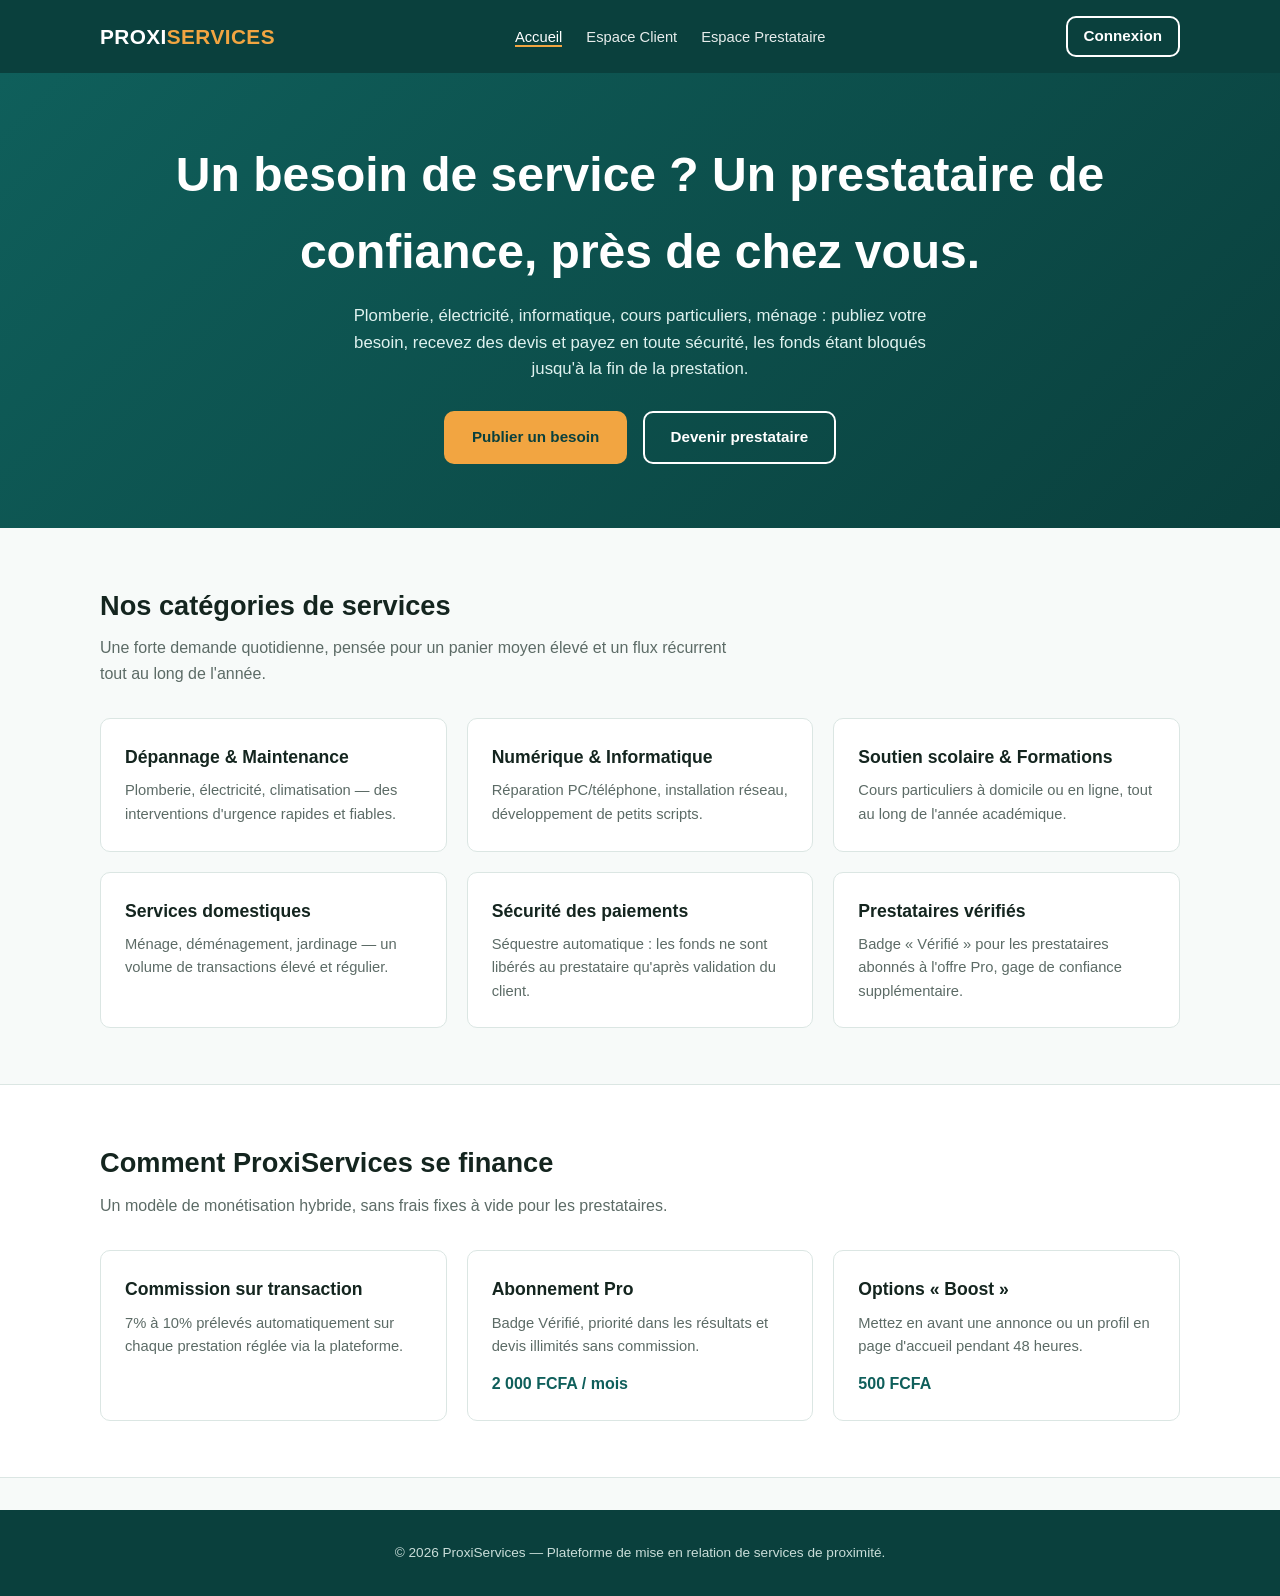
<file: proxiservices/frontend/index.html>
<!DOCTYPE html>
<html lang="fr">
<head>
  <meta charset="UTF-8">
  <meta name="viewport" content="width=device-width, initial-scale=1.0">
  <title>ProxiServices — Trouvez un prestataire près de chez vous</title>
  <meta name="description" content="ProxiServices met en relation particuliers et prestataires indépendants qualifiés pour tous vos besoins de proximité.">
  <link rel="stylesheet" href="style.css">
</head>
<body>

  <header class="topbar">
    <div class="container">
      <a href="index.html" class="logo">PROXI<span>SERVICES</span></a>
      <nav class="main-nav">
        <ul>
          <li><a href="index.html" class="active">Accueil</a></li>
          <li><a href="espace-client.html">Espace Client</a></li>
          <li><a href="espace-prestataire.html">Espace Prestataire</a></li>
        </ul>
      </nav>
      <div class="topbar-user" id="ps-user-bar"></div>
    </div>
  </header>

  <section class="hero">
    <div class="container">
      <h1>Un besoin de service ? Un prestataire de confiance, près de chez vous.</h1>
      <p>Plomberie, électricité, informatique, cours particuliers, ménage : publiez votre besoin, recevez des devis et payez en toute sécurité, les fonds étant bloqués jusqu'à la fin de la prestation.</p>
      <div class="hero-actions">
        <a href="espace-client.html" class="btn btn-primary">Publier un besoin</a>
        <a href="espace-prestataire.html" class="btn btn-outline">Devenir prestataire</a>
      </div>
    </div>
  </section>

  <section class="section">
    <div class="container">
      <h2>Nos catégories de services</h2>
      <p class="lead">Une forte demande quotidienne, pensée pour un panier moyen élevé et un flux récurrent tout au long de l'année.</p>
      <div class="grid-3">
        <div class="card">
          <h3>Dépannage &amp; Maintenance</h3>
          <p>Plomberie, électricité, climatisation — des interventions d'urgence rapides et fiables.</p>
        </div>
        <div class="card">
          <h3>Numérique &amp; Informatique</h3>
          <p>Réparation PC/téléphone, installation réseau, développement de petits scripts.</p>
        </div>
        <div class="card">
          <h3>Soutien scolaire &amp; Formations</h3>
          <p>Cours particuliers à domicile ou en ligne, tout au long de l'année académique.</p>
        </div>
        <div class="card">
          <h3>Services domestiques</h3>
          <p>Ménage, déménagement, jardinage — un volume de transactions élevé et régulier.</p>
        </div>
        <div class="card">
          <h3>Sécurité des paiements</h3>
          <p>Séquestre automatique : les fonds ne sont libérés au prestataire qu'après validation du client.</p>
        </div>
        <div class="card">
          <h3>Prestataires vérifiés</h3>
          <p>Badge « Vérifié » pour les prestataires abonnés à l'offre Pro, gage de confiance supplémentaire.</p>
        </div>
      </div>
    </div>
  </section>

  <section class="section section-alt">
    <div class="container">
      <h2>Comment ProxiServices se finance</h2>
      <p class="lead">Un modèle de monétisation hybride, sans frais fixes à vide pour les prestataires.</p>
      <div class="grid-3">
        <div class="card">
          <h3>Commission sur transaction</h3>
          <p>7% à 10% prélevés automatiquement sur chaque prestation réglée via la plateforme.</p>
        </div>
        <div class="card">
          <h3>Abonnement Pro</h3>
          <p>Badge Vérifié, priorité dans les résultats et devis illimités sans commission.</p>
          <span class="price">2 000 FCFA / mois</span>
        </div>
        <div class="card">
          <h3>Options « Boost »</h3>
          <p>Mettez en avant une annonce ou un profil en page d'accueil pendant 48 heures.</p>
          <span class="price">500 FCFA</span>
        </div>
      </div>
    </div>
  </section>

  <footer class="site-footer">
    <div class="container">
      <p>&copy; 2026 ProxiServices — Plateforme de mise en relation de services de proximité.</p>
    </div>
  </footer>

  <script src="app.js"></script>
  <script>renderUserBar("ps-user-bar");</script>
</body>
</html>
</file>
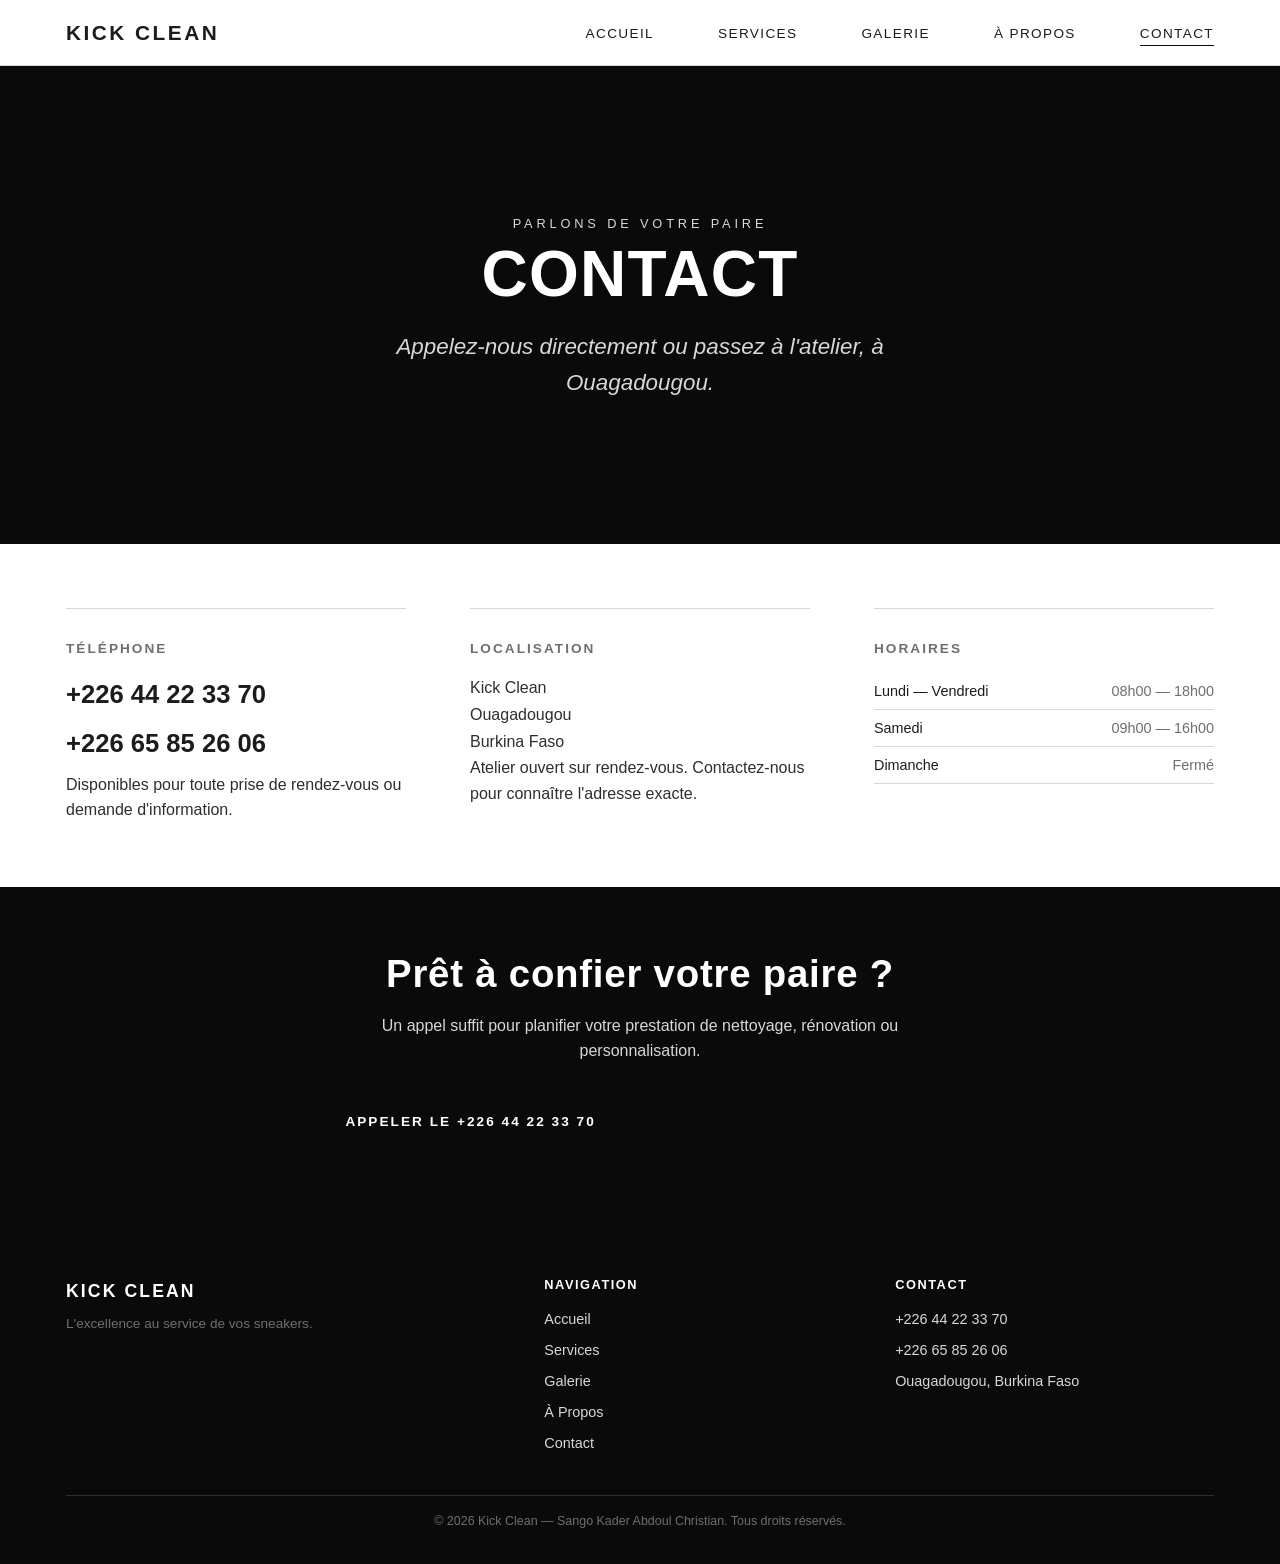
<file: contact.html>
<!DOCTYPE html>
<html lang="fr">
<head>
  <meta charset="UTF-8">
  <meta name="viewport" content="width=device-width, initial-scale=1.0">
  <title>Contact — Kick Clean</title>
  <meta name="description" content="Contactez Kick Clean à Ouagadougou pour vos prestations de nettoyage, rénovation et personnalisation de sneakers.">
  <link rel="stylesheet" href="style.css">
</head>
<body>

  <!-- ============ HEADER / NAVIGATION ============ -->
  <header class="site-header">
    <div class="container header-inner">
      <a href="index.html" class="logo">KICK CLEAN</a>

      <input type="checkbox" id="nav-toggle" class="nav-toggle-checkbox">
      <label for="nav-toggle" class="nav-toggle-label" aria-label="Ouvrir le menu de navigation">
        <span></span><span></span><span></span>
      </label>

      <nav class="main-nav">
        <ul>
          <li><a href="index.html">Accueil</a></li>
          <li><a href="services.html">Services</a></li>
          <li><a href="galerie.html">Galerie</a></li>
          <li><a href="a-propos.html">À Propos</a></li>
          <li><a href="contact.html" class="active">Contact</a></li>
        </ul>
      </nav>
    </div>
  </header>

  <!-- ============ EN-TÊTE DE PAGE ============ -->
  <section class="hero">
    <div class="container">
      <span class="hero-eyebrow">Parlons de votre paire</span>
      <h1 class="hero-title">Contact</h1>
      <p class="hero-slogan">Appelez-nous directement ou passez à l'atelier, à Ouagadougou.</p>
    </div>
  </section>

  <!-- ============ COORDONNÉES ============ -->
  <section class="section">
    <div class="container">
      <div class="contact-grid">

        <!-- Téléphone 1 -->
        <div class="contact-block">
          <h3>Téléphone</h3>
          <!-- Numéro avec attribut tel: pour appel direct -->
          <a href="tel:+22644223370" class="phone-link">+226 44 22 33 70</a>
          <a href="tel:+22665852606" class="phone-link">+226 65 85 26 06</a>
          <p>Disponibles pour toute prise de rendez-vous ou demande d'information.</p>
        </div>

        <!-- Localisation -->
        <div class="contact-block">
          <h3>Localisation</h3>
          <address>
            Kick Clean<br>
            Ouagadougou<br>
            Burkina Faso
          </address>
          <!-- MODIFIER ICI : adresse précise de l'atelier si besoin -->
          <p>Atelier ouvert sur rendez-vous. Contactez-nous pour connaître l'adresse exacte.</p>
        </div>

        <!-- Horaires -->
        <div class="contact-block">
          <h3>Horaires</h3>
          <!-- MODIFIER ICI : horaires réels d'ouverture -->
          <ul class="hours-list">
            <li><span>Lundi — Vendredi</span><span>08h00 — 18h00</span></li>
            <li><span>Samedi</span><span>09h00 — 16h00</span></li>
            <li><span>Dimanche</span><span>Fermé</span></li>
          </ul>
        </div>

      </div>
    </div>
  </section>

  <!-- ============ BANDE CTA FINALE ============ -->
  <section class="section section-dark cta-band">
    <div class="container">
      <h2 class="section-title">Prêt à confier votre paire ?</h2>
      <p class="section-text" style="margin-left:auto; margin-right:auto; margin-bottom:2rem;">
        Un appel suffit pour planifier votre prestation de nettoyage, rénovation ou personnalisation.
      </p>
      <div class="hero-actions">
        <a href="tel:+22644223370" class="btn btn-primary">Appeler le +226 44 22 33 70</a>
        <a href="tel:+22665852606" class="btn btn-outline">Appeler le +226 65 85 26 06</a>
      </div>
    </div>
  </section>

  <!-- ============ FOOTER ============ -->
  <footer class="site-footer">
    <div class="container">
      <div class="footer-grid">
        <div>
          <p class="footer-logo">KICK CLEAN</p>
          <p class="footer-tagline">L'excellence au service de vos sneakers.</p>
        </div>
        <div class="footer-col">
          <h4>Navigation</h4>
          <ul>
            <li><a href="index.html">Accueil</a></li>
            <li><a href="services.html">Services</a></li>
            <li><a href="galerie.html">Galerie</a></li>
            <li><a href="a-propos.html">À Propos</a></li>
            <li><a href="contact.html">Contact</a></li>
          </ul>
        </div>
        <div class="footer-col">
          <h4>Contact</h4>
          <ul>
            <li><a href="tel:+22644223370">+226 44 22 33 70</a></li>
            <li><a href="tel:+22665852606">+226 65 85 26 06</a></li>
            <li>Ouagadougou, Burkina Faso</li>
          </ul>
        </div>
      </div>
      <div class="footer-bottom">
        <p>&copy; 2026 Kick Clean — Sango Kader Abdoul Christian. Tous droits réservés.</p>
      </div>
    </div>
  </footer>

</body>
</html>
</file>
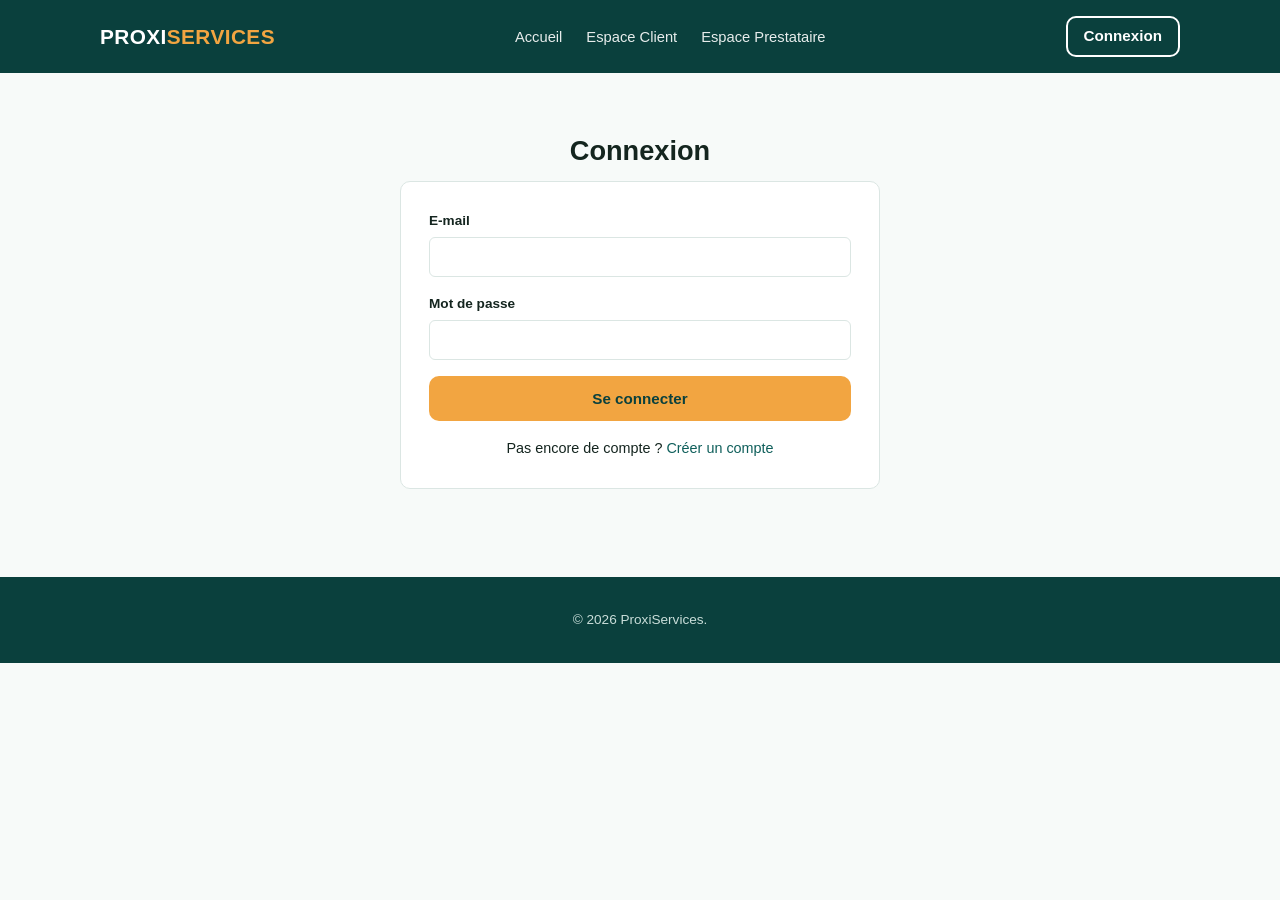
<file: proxiservices/frontend/admin.html>
<!DOCTYPE html>
<html lang="fr">
<head>
  <meta charset="UTF-8">
  <meta name="viewport" content="width=device-width, initial-scale=1.0">
  <title>Administration — ProxiServices</title>
  <link rel="stylesheet" href="style.css">
  <style>
    table { width: 100%; border-collapse: collapse; margin-top: 1rem; font-size: 0.9rem; }
    th, td { text-align: left; padding: 0.5rem 0.6rem; border-bottom: 1px solid var(--color-grey-light); vertical-align: top; }
    th { color: var(--color-grey); text-transform: uppercase; font-size: 0.72rem; letter-spacing: 0.05em; }
    .table-wrap { overflow-x: auto; background: var(--color-white); border: 1px solid var(--color-grey-light); border-radius: var(--radius); padding: 0 0.5rem; }
    .btn-sm { padding: 0.35rem 0.8rem; font-size: 0.8rem; border-radius: 6px; }
    .stat-row { display: flex; gap: 1rem; flex-wrap: wrap; margin-bottom: 1.5rem; }
    .stat-card { background: var(--color-white); border: 1px solid var(--color-grey-light); border-radius: var(--radius); padding: 1.25rem 1.5rem; min-width: 200px; }
    .stat-card .value { font-size: 1.6rem; font-weight: 800; color: var(--color-primary); }
    .stat-card .label { font-size: 0.8rem; color: var(--color-grey); }
    .admin-nav { display: flex; gap: 0.5rem; flex-wrap: wrap; margin-bottom: 1.5rem; }
    .admin-nav button { padding: 0.5rem 1rem; border: 1px solid var(--color-grey-light); background: var(--color-white); border-radius: 999px; cursor: pointer; font-size: 0.85rem; }
    .admin-nav button.active { background: var(--color-primary); color: var(--color-white); border-color: var(--color-primary); }
    .admin-panel { display: none; }
    .admin-panel.active { display: block; }
  </style>
</head>
<body>

  <header class="topbar">
    <div class="container">
      <a href="index.html" class="logo">PROXI<span>SERVICES</span></a>
      <nav class="main-nav">
        <ul>
          <li><a href="index.html">Accueil</a></li>
          <li><a href="admin.html" class="active">Administration</a></li>
        </ul>
      </nav>
      <div class="topbar-user" id="ps-user-bar"></div>
    </div>
  </header>

  <section class="section">
    <div class="container">
      <h2>Panneau d'administration</h2>
      <div id="ps-alert-zone" style="max-width:720px;"></div>

      <div class="stat-row" id="ps-stats"></div>

      <nav class="admin-nav">
        <button data-panel="disputes" class="active">Litiges</button>
        <button data-panel="kyc">Vérifications KYC</button>
        <button data-panel="moderation">Modération des annonces</button>
        <button data-panel="subscriptions">Abonnements Pro</button>
        <button data-panel="boosts">Boosts</button>
        <button data-panel="categories">Catégories</button>
      </nav>

      <!-- Litiges -->
      <div class="admin-panel active" id="panel-disputes">
        <h3>Litiges ouverts</h3>
        <div class="table-wrap">
          <table>
            <thead><tr><th>Mission</th><th>Motif</th><th>Statut</th><th>Action</th></tr></thead>
            <tbody id="disputes-body"></tbody>
          </table>
        </div>
      </div>

      <!-- KYC -->
      <div class="admin-panel" id="panel-kyc">
        <h3>Dossiers KYC en attente</h3>
        <div class="table-wrap">
          <table>
            <thead><tr><th>Prestataire</th><th>E-mail</th><th>Document</th><th>Décision</th></tr></thead>
            <tbody id="kyc-body"></tbody>
          </table>
        </div>
      </div>

      <!-- Modération -->
      <div class="admin-panel" id="panel-moderation">
        <h3>Toutes les annonces</h3>
        <div class="table-wrap">
          <table>
            <thead><tr><th>Titre</th><th>Quartier</th><th>Budget</th><th>Statut</th><th>Action</th></tr></thead>
            <tbody id="moderation-body"></tbody>
          </table>
        </div>
      </div>

      <!-- Abonnements -->
      <div class="admin-panel" id="panel-subscriptions">
        <h3>Abonnements prestataires</h3>
        <p class="lead">En attendant l'intégration complète du paiement récurrent Paydunia, l'activation se fait après confirmation manuelle du paiement.</p>
        <div class="table-wrap">
          <table>
            <thead><tr><th>Prestataire (ID)</th><th>Plan</th><th>Statut</th><th>Expire le</th><th>Action</th></tr></thead>
            <tbody id="subscriptions-body"></tbody>
          </table>
        </div>
        <form id="activate-sub-form" style="margin-top:1rem; display:flex; gap:0.5rem; flex-wrap:wrap; max-width:640px;">
          <input type="text" id="sub-provider-id" placeholder="ID du prestataire" required style="flex:1; min-width:220px; padding:0.55rem 0.7rem; border:1px solid var(--color-grey-light); border-radius:6px;">
          <input type="number" id="sub-duration" placeholder="Durée (jours)" value="30" min="1" max="365" style="width:140px; padding:0.55rem 0.7rem; border:1px solid var(--color-grey-light); border-radius:6px;">
          <button type="submit" class="btn btn-primary btn-sm">Activer Pro</button>
        </form>
      </div>

      <!-- Boosts -->
      <div class="admin-panel" id="panel-boosts">
        <h3>Demandes de Boost</h3>
        <div class="table-wrap">
          <table>
            <thead><tr><th>Cible</th><th>Type</th><th>Montant</th><th>Statut</th><th>Action</th></tr></thead>
            <tbody id="boosts-body"></tbody>
          </table>
        </div>
      </div>

      <!-- Catégories -->
      <div class="admin-panel" id="panel-categories">
        <h3>Catégories de services</h3>
        <div class="table-wrap">
          <table>
            <thead><tr><th>Nom</th><th>Slug</th><th>Description</th></tr></thead>
            <tbody id="categories-body"></tbody>
          </table>
        </div>
        <form id="create-category-form" style="margin-top:1rem; display:flex; gap:0.5rem; flex-wrap:wrap; max-width:720px;">
          <input type="text" id="cat-name" placeholder="Nom" required style="flex:1; min-width:160px; padding:0.55rem 0.7rem; border:1px solid var(--color-grey-light); border-radius:6px;">
          <input type="text" id="cat-slug" placeholder="slug-en-minuscules" required pattern="[a-z0-9\-]+" style="flex:1; min-width:160px; padding:0.55rem 0.7rem; border:1px solid var(--color-grey-light); border-radius:6px;">
          <input type="text" id="cat-description" placeholder="Description (optionnel)" style="flex:2; min-width:200px; padding:0.55rem 0.7rem; border:1px solid var(--color-grey-light); border-radius:6px;">
          <button type="submit" class="btn btn-primary btn-sm">Ajouter</button>
        </form>
      </div>

    </div>
  </section>

  <footer class="site-footer">
    <div class="container">
      <p>&copy; 2026 ProxiServices — Administration.</p>
    </div>
  </footer>

  <script src="app.js"></script>
  <script>
    requireAuth(["admin"]);
    renderUserBar("ps-user-bar");

    const alertZone = document.getElementById("ps-alert-zone");
    function showAlert(message, type = "error") {
      alertZone.innerHTML = `<div class="alert alert-${type}">${message}</div>`;
      window.scrollTo({ top: 0, behavior: "smooth" });
    }

    document.querySelectorAll(".admin-nav button").forEach((btn) => {
      btn.addEventListener("click", () => {
        document.querySelectorAll(".admin-nav button").forEach((b) => b.classList.remove("active"));
        document.querySelectorAll(".admin-panel").forEach((p) => p.classList.remove("active"));
        btn.classList.add("active");
        document.getElementById(`panel-${btn.dataset.panel}`).classList.add("active");
      });
    });

    async function loadStats() {
      try {
        const stats = await apiRequest("/api/admin/stats", { auth: true });
        document.getElementById("ps-stats").innerHTML = `
          <div class="stat-card"><div class="value">${stats.commission_totale_fcfa} FCFA</div><div class="label">Commission totale encaissée</div></div>
          <div class="stat-card"><div class="value">${stats.missions_totales}</div><div class="label">Missions publiées</div></div>
        `;
      } catch (err) {
        showAlert("Impossible de charger les statistiques : " + err.message);
      }
    }

    async function loadDisputes() {
      const body = document.getElementById("disputes-body");
      try {
        const disputes = await apiRequest("/api/admin/disputes", { auth: true });
        if (disputes.length === 0) {
          body.innerHTML = `<tr><td colspan="4">Aucun litige ouvert.</td></tr>`;
          return;
        }
        body.innerHTML = disputes.map((m) => `
          <tr>
            <td>${m.title}<br><span style="color:var(--color-grey);font-size:0.78rem;">${m.id}</span></td>
            <td>${m.dispute_reason || ""}</td>
            <td>${m.status}</td>
            <td>
              <button class="btn btn-primary btn-sm ps-resolve-btn" data-mission-id="${m.id}" data-resolution="release">Libérer au prestataire</button>
              <button class="btn btn-outline btn-sm ps-resolve-btn" data-mission-id="${m.id}" data-resolution="refund">Rembourser le client</button>
            </td>
          </tr>
        `).join("");

        document.querySelectorAll(".ps-resolve-btn").forEach((btn) => {
          btn.addEventListener("click", async () => {
            try {
              await apiRequest(`/api/admin/disputes/${btn.dataset.missionId}/resolve`, {
                method: "POST", auth: true, body: { resolution: btn.dataset.resolution },
              });
              showAlert("Litige résolu.", "success");
              loadDisputes();
              loadStats();
            } catch (err) {
              showAlert(err.message);
            }
          });
        });
      } catch (err) {
        showAlert("Impossible de charger les litiges : " + err.message);
      }
    }

    async function loadKyc() {
      const body = document.getElementById("kyc-body");
      try {
        const pending = await apiRequest("/api/admin/kyc/pending", { auth: true });
        if (pending.length === 0) {
          body.innerHTML = `<tr><td colspan="4">Aucun dossier en attente.</td></tr>`;
          return;
        }
        body.innerHTML = pending.map((u) => `
          <tr>
            <td>${u.full_name}<br><span style="color:var(--color-grey);font-size:0.78rem;">${u.id}</span></td>
            <td>${u.email}</td>
            <td><button class="btn btn-outline btn-sm ps-view-doc-btn" data-user-id="${u.id}">Voir le document</button></td>
            <td>
              <button class="btn btn-primary btn-sm ps-kyc-decision-btn" data-user-id="${u.id}" data-decision="approve">Approuver</button>
              <button class="btn btn-outline btn-sm ps-kyc-decision-btn" data-user-id="${u.id}" data-decision="reject">Rejeter</button>
            </td>
          </tr>
        `).join("");

        document.querySelectorAll(".ps-view-doc-btn").forEach((btn) => {
          btn.addEventListener("click", async () => {
            try {
              const { url } = await apiRequest(`/api/admin/kyc/${btn.dataset.userId}/document-url`, { auth: true });
              window.open(url, "_blank", "noopener");
            } catch (err) {
              showAlert(err.message);
            }
          });
        });

        document.querySelectorAll(".ps-kyc-decision-btn").forEach((btn) => {
          btn.addEventListener("click", async () => {
            try {
              if (btn.dataset.decision === "approve") {
                await apiRequest(`/api/admin/kyc/${btn.dataset.userId}/approve`, { method: "POST", auth: true });
              } else {
                const reason = prompt("Motif du rejet :");
                if (!reason) return;
                await apiRequest(`/api/admin/kyc/${btn.dataset.userId}/reject`, {
                  method: "POST", auth: true, body: { reason },
                });
              }
              showAlert("Décision enregistrée.", "success");
              loadKyc();
            } catch (err) {
              showAlert(err.message);
            }
          });
        });
      } catch (err) {
        showAlert("Impossible de charger les dossiers KYC : " + err.message);
      }
    }

    async function loadModeration() {
      const body = document.getElementById("moderation-body");
      try {
        const missions = await apiRequest("/api/admin/missions", { auth: true });
        if (missions.length === 0) {
          body.innerHTML = `<tr><td colspan="5">Aucune annonce publiée.</td></tr>`;
          return;
        }
        body.innerHTML = missions.map((m) => `
          <tr>
            <td>${m.title}</td>
            <td>${m.neighborhood}</td>
            <td>${m.budget_fcfa} FCFA</td>
            <td>${m.status}</td>
            <td>${(m.status !== "completed" && m.status !== "cancelled") ? `<button class="btn btn-outline btn-sm ps-moderate-btn" data-mission-id="${m.id}" style="border-color:var(--color-danger); color:var(--color-danger);">Retirer</button>` : ""}</td>
          </tr>
        `).join("");

        document.querySelectorAll(".ps-moderate-btn").forEach((btn) => {
          btn.addEventListener("click", async () => {
            const reason = prompt("Motif du retrait de cette annonce :");
            if (!reason) return;
            try {
              await apiRequest(`/api/admin/missions/${btn.dataset.missionId}/moderate`, {
                method: "POST", auth: true, body: { reason },
              });
              showAlert("Annonce retirée.", "success");
              loadModeration();
            } catch (err) {
              showAlert(err.message);
            }
          });
        });
      } catch (err) {
        showAlert("Impossible de charger les annonces : " + err.message);
      }
    }

    async function loadSubscriptions() {
      const body = document.getElementById("subscriptions-body");
      try {
        const subs = await apiRequest("/api/admin/subscriptions", { auth: true });
        if (subs.length === 0) {
          body.innerHTML = `<tr><td colspan="5">Aucun abonnement enregistré.</td></tr>`;
          return;
        }
        body.innerHTML = subs.map((s) => `
          <tr>
            <td>${s.provider_id}</td>
            <td>${s.plan}</td>
            <td>${s.status}</td>
            <td>${s.expires_at ? new Date(s.expires_at).toLocaleDateString("fr-FR") : "—"}</td>
            <td>${s.plan === "pro" ? `<button class="btn btn-outline btn-sm ps-cancel-sub-btn" data-provider-id="${s.provider_id}">Annuler</button>` : ""}</td>
          </tr>
        `).join("");

        document.querySelectorAll(".ps-cancel-sub-btn").forEach((btn) => {
          btn.addEventListener("click", async () => {
            try {
              await apiRequest(`/api/admin/subscriptions/${btn.dataset.providerId}/cancel`, { method: "POST", auth: true });
              showAlert("Abonnement annulé.", "success");
              loadSubscriptions();
            } catch (err) {
              showAlert(err.message);
            }
          });
        });
      } catch (err) {
        showAlert("Impossible de charger les abonnements : " + err.message);
      }
    }

    document.getElementById("activate-sub-form").addEventListener("submit", async (e) => {
      e.preventDefault();
      const providerId = document.getElementById("sub-provider-id").value.trim();
      const duration = Number(document.getElementById("sub-duration").value);
      try {
        await apiRequest(`/api/admin/subscriptions/${providerId}/activate-pro`, {
          method: "POST", auth: true, body: { duration_days: duration },
        });
        showAlert("Abonnement Pro activé.", "success");
        e.target.reset();
        document.getElementById("sub-duration").value = 30;
        loadSubscriptions();
      } catch (err) {
        showAlert(err.message);
      }
    });

    async function loadBoosts() {
      const body = document.getElementById("boosts-body");
      try {
        const boosts = await apiRequest("/api/admin/boosts", { auth: true });
        if (boosts.length === 0) {
          body.innerHTML = `<tr><td colspan="5">Aucune demande de boost.</td></tr>`;
          return;
        }
        body.innerHTML = boosts.map((b) => `
          <tr>
            <td>${b.target_id}</td>
            <td>${b.target_type}</td>
            <td>${b.amount_fcfa} FCFA</td>
            <td>${b.status}</td>
            <td>${b.status === "pending_payment" ? `<button class="btn btn-primary btn-sm ps-activate-boost-btn" data-boost-id="${b.id}">Activer</button>` : ""}</td>
          </tr>
        `).join("");

        document.querySelectorAll(".ps-activate-boost-btn").forEach((btn) => {
          btn.addEventListener("click", async () => {
            try {
              await apiRequest(`/api/admin/boosts/${btn.dataset.boostId}/activate`, { method: "POST", auth: true });
              showAlert("Boost activé pour 48h.", "success");
              loadBoosts();
            } catch (err) {
              showAlert(err.message);
            }
          });
        });
      } catch (err) {
        showAlert("Impossible de charger les boosts : " + err.message);
      }
    }

    async function loadCategories() {
      const body = document.getElementById("categories-body");
      try {
        const categories = await apiRequest("/api/services/categories");
        body.innerHTML = categories.length === 0
          ? `<tr><td colspan="3">Aucune catégorie créée.</td></tr>`
          : categories.map((c) => `<tr><td>${c.name}</td><td>${c.slug}</td><td>${c.description || ""}</td></tr>`).join("");
      } catch (err) {
        showAlert("Impossible de charger les catégories : " + err.message);
      }
    }

    document.getElementById("create-category-form").addEventListener("submit", async (e) => {
      e.preventDefault();
      try {
        await apiRequest("/api/services/categories", {
          method: "POST",
          auth: true,
          body: {
            name: document.getElementById("cat-name").value,
            slug: document.getElementById("cat-slug").value,
            description: document.getElementById("cat-description").value || null,
          },
        });
        showAlert("Catégorie ajoutée.", "success");
        e.target.reset();
        loadCategories();
      } catch (err) {
        showAlert(err.message);
      }
    });

    loadStats();
    loadDisputes();
    loadKyc();
    loadModeration();
    loadSubscriptions();
    loadBoosts();
    loadCategories();
  </script>
</body>
</html>
</file>
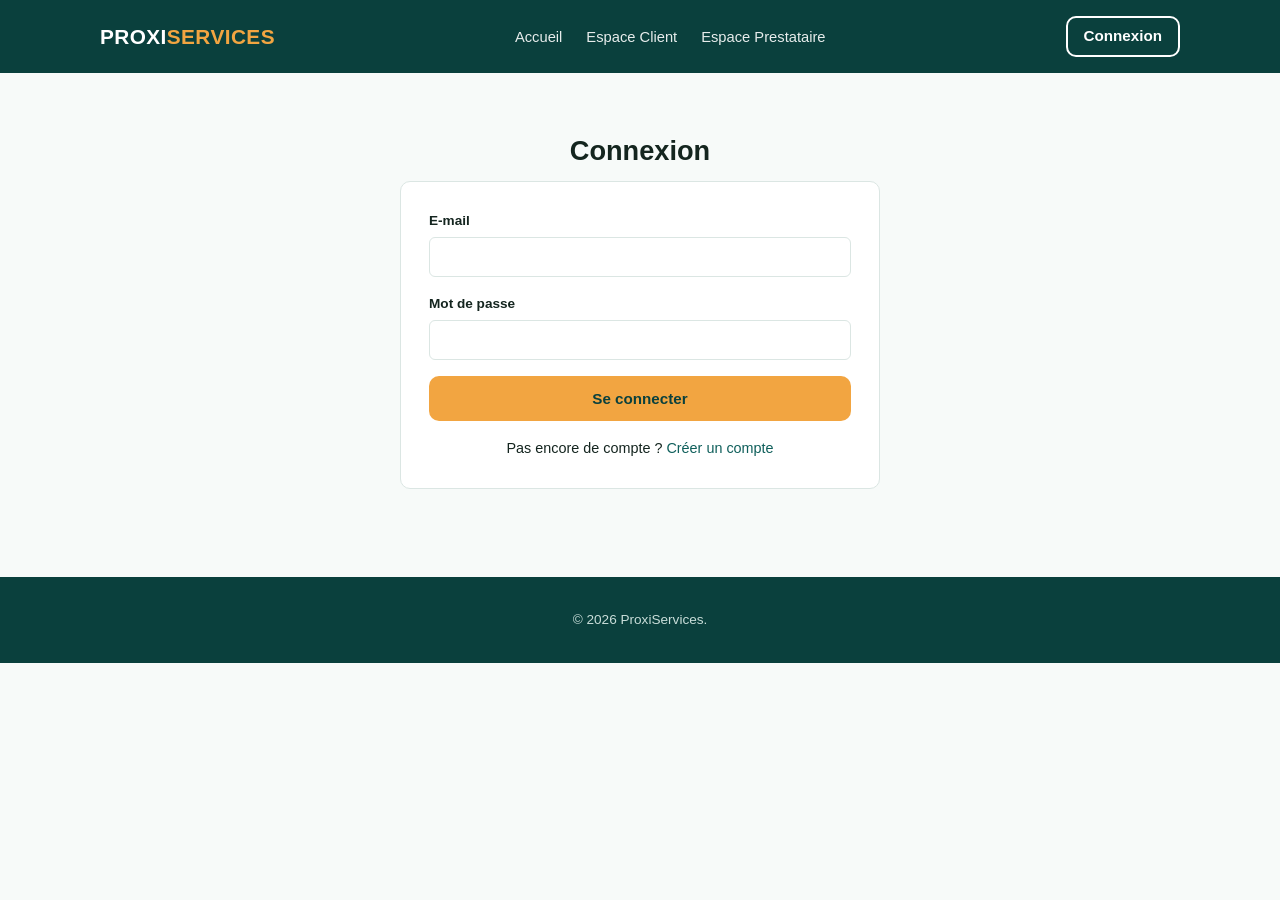
<file: proxiservices/frontend/espace-client.html>
<!DOCTYPE html>
<html lang="fr">
<head>
  <meta charset="UTF-8">
  <meta name="viewport" content="width=device-width, initial-scale=1.0">
  <title>Espace Client — ProxiServices</title>
  <link rel="stylesheet" href="style.css">
</head>
<body>

  <header class="topbar">
    <div class="container">
      <a href="index.html" class="logo">PROXI<span>SERVICES</span></a>
      <nav class="main-nav">
        <ul>
          <li><a href="index.html">Accueil</a></li>
          <li><a href="espace-client.html" class="active">Espace Client</a></li>
          <li><a href="espace-prestataire.html">Espace Prestataire</a></li>
        </ul>
      </nav>
      <div class="topbar-user" id="ps-user-bar"></div>
    </div>
  </header>

  <section class="section">
    <div class="container">
      <h2>Publier un nouveau besoin</h2>
      <p class="lead">Décrivez votre besoin, fixez votre budget et recevez des devis de prestataires de votre quartier.</p>

      <div id="ps-alert-zone" style="max-width:640px;"></div>

      <form id="ps-mission-form" class="mission-form">
        <div class="field">
          <label for="mission-category">Catégorie</label>
          <select id="mission-category" required></select>
        </div>
        <div class="field">
          <label for="mission-title">Titre</label>
          <input type="text" id="mission-title" required minlength="5" maxlength="150">
        </div>
        <div class="field">
          <label for="mission-description">Description</label>
          <textarea id="mission-description" required minlength="10" maxlength="3000"></textarea>
        </div>
        <div class="field">
          <label for="mission-budget">Budget (FCFA)</label>
          <input type="number" id="mission-budget" required min="1" max="10000000">
        </div>
        <div class="field">
          <label for="mission-neighborhood">Quartier</label>
          <input type="text" id="mission-neighborhood" required minlength="2" maxlength="150">
        </div>
        <button type="submit" class="btn btn-primary btn-full">Publier le besoin</button>
      </form>

      <h2 style="margin-top:3rem;">Mes besoins publiés</h2>
      <div id="ps-mission-list" class="mission-list"></div>
    </div>
  </section>

  <footer class="site-footer">
    <div class="container">
      <p>&copy; 2026 ProxiServices.</p>
    </div>
  </footer>

  <script src="app.js"></script>
  <script>
    const currentUser = requireAuth(["client"]);
    renderUserBar("ps-user-bar");

    const alertZone = document.getElementById("ps-alert-zone");
    function showAlert(message, type = "error") {
      alertZone.innerHTML = `<div class="alert alert-${type}">${message}</div>`;
    }

    async function loadCategories() {
      const select = document.getElementById("mission-category");
      try {
        const categories = await apiRequest("/api/services/categories");
        if (categories.length === 0) {
          select.innerHTML = `<option value="">Aucune catégorie disponible pour le moment</option>`;
          return;
        }
        select.innerHTML = categories.map((c) => `<option value="${c.id}">${c.name}</option>`).join("");
      } catch (err) {
        showAlert("Impossible de charger les catégories : " + err.message);
      }
    }

    const statusLabels = {
      open: "Ouvert", quoted: "Devis reçus", accepted: "Accepté", in_progress: "En cours",
      completed: "Terminé", disputed: "Litige en cours", cancelled: "Annulé",
    };

    async function loadMyMissions() {
      const listEl = document.getElementById("ps-mission-list");
      try {
        const mine = await apiRequest("/api/missions/mine", { auth: true });
        if (mine.length === 0) {
          listEl.innerHTML = `<p class="lead">Vous n'avez pas encore de besoin publié.</p>`;
          return;
        }
        listEl.innerHTML = mine.map((m) => `
          <div class="mission-card" data-mission-id="${m.id}">
            <span class="badge">${statusLabels[m.status] || m.status}</span>
            <h4>${m.title}</h4>
            <p class="meta">${m.neighborhood} · Budget : ${m.budget_fcfa} FCFA</p>
            <p>${m.description}</p>
            ${m.dispute_reason ? `<p class="meta">Motif du litige : ${m.dispute_reason}</p>` : ""}
            ${(m.status === "accepted" || m.status === "in_progress") ? `
              <div class="hero-actions" style="justify-content:flex-start; margin-top:0.75rem;">
                <button class="btn btn-primary ps-pay-btn" data-mission-id="${m.id}" style="padding:0.5rem 1rem;">Payer maintenant</button>
                <button class="btn btn-outline ps-complete-btn" data-mission-id="${m.id}" style="padding:0.5rem 1rem;">Marquer terminé</button>
                <button class="btn btn-outline ps-dispute-btn" data-mission-id="${m.id}" style="padding:0.5rem 1rem; border-color:var(--color-danger); color:var(--color-danger);">Signaler un litige</button>
              </div>
            ` : ""}
          </div>
        `).join("");

        document.querySelectorAll(".ps-pay-btn").forEach((btn) => {
          btn.addEventListener("click", async () => {
            alertZone.innerHTML = "";
            try {
              const { payment_url } = await apiRequest(
                `/api/payments/missions/${btn.dataset.missionId}/initiate`,
                { method: "POST", auth: true }
              );
              window.location.href = payment_url;
            } catch (err) {
              showAlert("Paiement indisponible : " + err.message);
            }
          });
        });

        document.querySelectorAll(".ps-complete-btn").forEach((btn) => {
          btn.addEventListener("click", async () => {
            alertZone.innerHTML = "";
            try {
              await apiRequest(`/api/missions/${btn.dataset.missionId}/complete`, { method: "POST", auth: true });
              showAlert("Mission clôturée, les fonds sont libérés au prestataire.", "success");
              loadMyMissions();
            } catch (err) {
              showAlert(err.message);
            }
          });
        });

        document.querySelectorAll(".ps-dispute-btn").forEach((btn) => {
          btn.addEventListener("click", async () => {
            alertZone.innerHTML = "";
            const reason = prompt("Décrivez le problème rencontré (10 caractères minimum) :");
            if (!reason) return;
            try {
              await apiRequest(`/api/missions/${btn.dataset.missionId}/dispute`, {
                method: "POST",
                auth: true,
                body: { reason },
              });
              showAlert("Litige ouvert, un administrateur va l'examiner.", "success");
              loadMyMissions();
            } catch (err) {
              showAlert(err.message);
            }
          });
        });
      } catch (err) {
        showAlert("Impossible de charger vos besoins : " + err.message);
      }
    }

    document.getElementById("ps-mission-form").addEventListener("submit", async (e) => {
      e.preventDefault();
      alertZone.innerHTML = "";
      try {
        await apiRequest("/api/missions", {
          method: "POST",
          auth: true,
          body: {
            category_id: document.getElementById("mission-category").value,
            title: document.getElementById("mission-title").value,
            description: document.getElementById("mission-description").value,
            budget_fcfa: Number(document.getElementById("mission-budget").value),
            neighborhood: document.getElementById("mission-neighborhood").value,
          },
        });
        showAlert("Votre besoin a été publié avec succès.", "success");
        e.target.reset();
        loadMyMissions();
      } catch (err) {
        showAlert(err.message);
      }
    });

    loadCategories();
    loadMyMissions();
  </script>
</body>
</html>
</file>
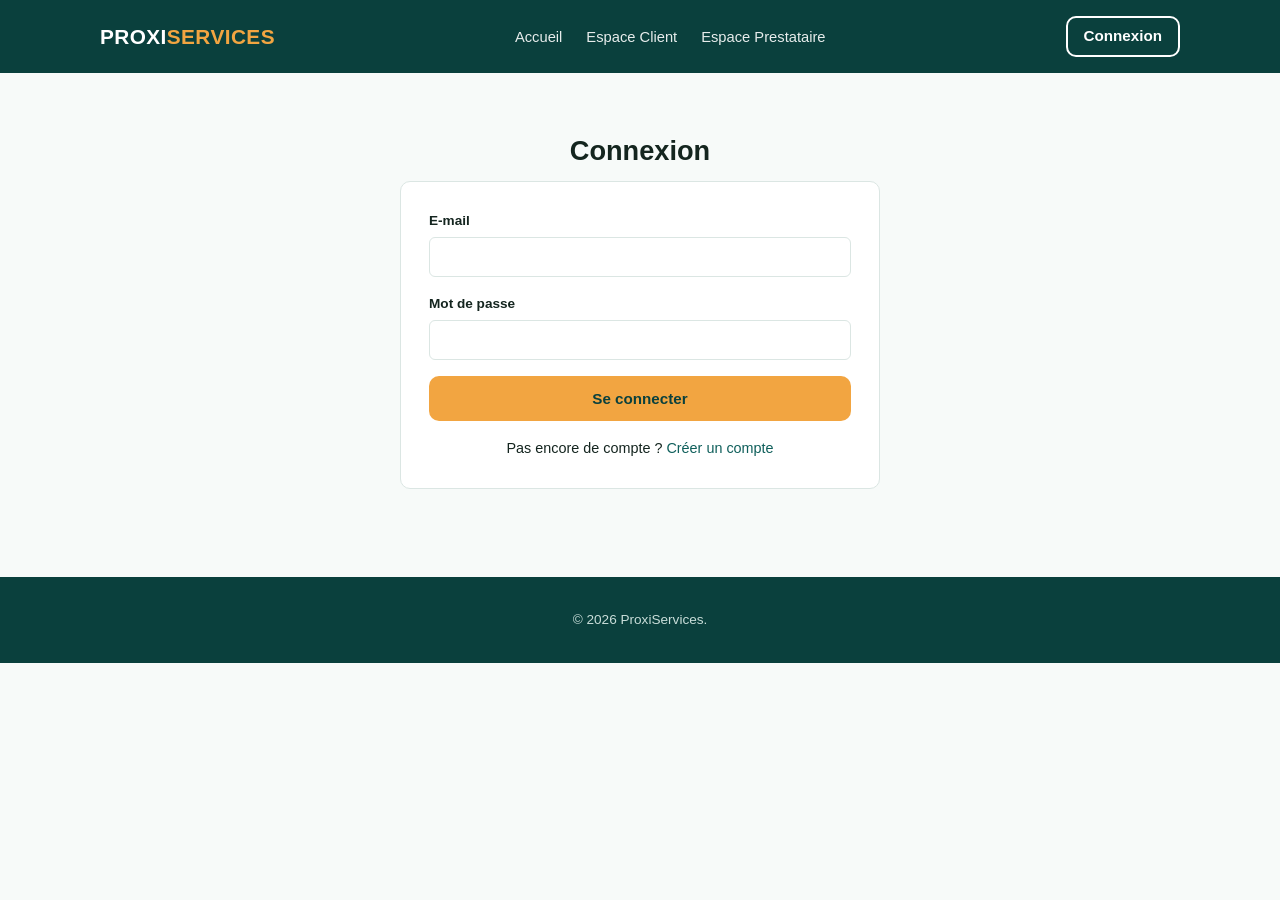
<file: proxiservices/frontend/espace-prestataire.html>
<!DOCTYPE html>
<html lang="fr">
<head>
  <meta charset="UTF-8">
  <meta name="viewport" content="width=device-width, initial-scale=1.0">
  <title>Espace Prestataire — ProxiServices</title>
  <link rel="stylesheet" href="style.css">
</head>
<body>

  <header class="topbar">
    <div class="container">
      <a href="index.html" class="logo">PROXI<span>SERVICES</span></a>
      <nav class="main-nav">
        <ul>
          <li><a href="index.html">Accueil</a></li>
          <li><a href="espace-client.html">Espace Client</a></li>
          <li><a href="espace-prestataire.html" class="active">Espace Prestataire</a></li>
        </ul>
      </nav>
      <div class="topbar-user" id="ps-user-bar"></div>
    </div>
  </header>

  <section class="section">
    <div class="container">
      <h2>Vérification d'identité (KYC)</h2>
      <p class="lead">Envoyez une pièce d'identité (PDF, JPEG ou PNG, 5 Mo max) pour obtenir le badge « Vérifié » et apparaître en tête des résultats de recherche.</p>

      <div id="ps-kyc-alert-zone" style="max-width:640px;"></div>
      <p id="ps-kyc-status" style="margin-bottom:1rem;"></p>
      <form id="ps-kyc-form" class="mission-form" style="display:flex; gap:0.75rem; align-items:flex-end; flex-wrap:wrap; max-width:640px;">
        <div class="field" style="flex:1; min-width:220px; margin-bottom:0;">
          <label for="kyc-file">Pièce d'identité</label>
          <input type="file" id="kyc-file" accept="application/pdf,image/jpeg,image/png" required>
        </div>
        <button type="submit" class="btn btn-primary">Envoyer</button>
      </form>
    </div>
  </section>

  <section class="section section-alt">
    <div class="container">
      <h2>Mes missions en cours</h2>
      <p class="lead">Les missions pour lesquelles votre devis a été accepté.</p>
      <div id="ps-mine-alert-zone"></div>
      <div id="ps-mine-mission-list" class="mission-list"></div>
    </div>
  </section>

  <section class="section">
    <div class="container">
      <h2>Besoins ouverts près de chez vous</h2>
      <p class="lead">Consultez les demandes des clients et soumettez votre devis. Une commission de 7 à 10% est prélevée à la validation finale du client ; l'abonnement Pro permet de postuler sans commission.</p>

      <div id="ps-alert-zone"></div>
      <div id="ps-mission-list" class="mission-list"></div>
    </div>
  </section>

  <footer class="site-footer">
    <div class="container">
      <p>&copy; 2026 ProxiServices.</p>
    </div>
  </footer>

  <script src="app.js"></script>
  <script>
    const currentUser = requireAuth(["provider"]);
    renderUserBar("ps-user-bar");

    const alertZone = document.getElementById("ps-alert-zone");
    function showAlert(message, type = "error") {
      alertZone.innerHTML = `<div class="alert alert-${type}">${message}</div>`;
    }

    const kycAlertZone = document.getElementById("ps-kyc-alert-zone");
    function showKycAlert(message, type = "error") {
      kycAlertZone.innerHTML = `<div class="alert alert-${type}">${message}</div>`;
    }

    const kycLabels = {
      unverified: "Non vérifié — envoyez une pièce d'identité ci-dessous.",
      pending: "Document envoyé, en attente de vérification par un administrateur.",
      approved: "✅ Identité vérifiée — badge « Vérifié » actif.",
      rejected: "❌ Document refusé — merci d'en soumettre un nouveau.",
    };

    function renderKycStatus(user) {
      document.getElementById("ps-kyc-status").textContent = kycLabels[user.kyc_status] || "";
    }
    renderKycStatus(currentUser);

    document.getElementById("ps-kyc-form").addEventListener("submit", async (e) => {
      e.preventDefault();
      kycAlertZone.innerHTML = "";
      const fileInput = document.getElementById("kyc-file");
      if (!fileInput.files.length) return;

      const formData = new FormData();
      formData.append("file", fileInput.files[0]);

      try {
        const updatedUser = await apiUpload("/api/users/me/kyc-document", formData);
        Session.save({ access_token: Session.accessToken, refresh_token: Session.refreshToken }, updatedUser);
        renderKycStatus(updatedUser);
        showKycAlert("Document envoyé avec succès, en attente de vérification.", "success");
        e.target.reset();
      } catch (err) {
        showKycAlert(err.message);
      }
    });

    async function loadOpenMissions() {
      const listEl = document.getElementById("ps-mission-list");
      try {
        const missions = await apiRequest("/api/missions");
        if (missions.length === 0) {
          listEl.innerHTML = `<p class="lead">Aucun besoin ouvert pour le moment.</p>`;
          return;
        }
        listEl.innerHTML = missions.map((m) => `
          <div class="mission-card" data-mission-id="${m.id}">
            <span class="badge">${m.status}</span>
            <h4>${m.title}</h4>
            <p class="meta">${m.neighborhood} · Budget indicatif : ${m.budget_fcfa} FCFA</p>
            <p>${m.description}</p>
            <form class="quote-form" data-mission-id="${m.id}">
              <input type="number" min="1" max="10000000" placeholder="Votre devis (FCFA)" required class="ps-quote-amount">
              <input type="text" maxlength="1000" placeholder="Message (optionnel)" class="ps-quote-message">
              <button type="submit" class="btn btn-primary">Envoyer le devis</button>
            </form>
          </div>
        `).join("");

        document.querySelectorAll(".quote-form").forEach((form) => {
          form.addEventListener("submit", async (e) => {
            e.preventDefault();
            alertZone.innerHTML = "";
            const missionId = form.getAttribute("data-mission-id");
            const amount = Number(form.querySelector(".ps-quote-amount").value);
            const message = form.querySelector(".ps-quote-message").value;
            try {
              await apiRequest(`/api/missions/${missionId}/quotes`, {
                method: "POST",
                auth: true,
                body: { amount_fcfa: amount, message: message || null },
              });
              showAlert("Votre devis a été envoyé avec succès.", "success");
              loadOpenMissions();
            } catch (err) {
              showAlert(err.message);
            }
          });
        });
      } catch (err) {
        showAlert("Impossible de charger les besoins : " + err.message);
      }
    }

    const mineAlertZone = document.getElementById("ps-mine-alert-zone");
    function showMineAlert(message, type = "error") {
      mineAlertZone.innerHTML = `<div class="alert alert-${type}">${message}</div>`;
    }

    const statusLabels = {
      accepted: "Accepté", in_progress: "En cours", completed: "Terminé",
      disputed: "Litige en cours", cancelled: "Annulé",
    };

    async function loadMyOngoingMissions() {
      const listEl = document.getElementById("ps-mine-mission-list");
      try {
        const mine = await apiRequest("/api/missions/mine", { auth: true });
        if (mine.length === 0) {
          listEl.innerHTML = `<p class="lead">Aucune mission en cours pour le moment.</p>`;
          return;
        }
        listEl.innerHTML = mine.map((m) => `
          <div class="mission-card">
            <span class="badge">${statusLabels[m.status] || m.status}</span>
            <h4>${m.title}</h4>
            <p class="meta">${m.neighborhood} · Budget : ${m.budget_fcfa} FCFA</p>
            ${m.dispute_reason ? `<p class="meta">Motif du litige : ${m.dispute_reason}</p>` : ""}
            ${(m.status === "accepted" || m.status === "in_progress") ? `
              <div class="hero-actions" style="justify-content:flex-start; margin-top:0.75rem;">
                <button class="btn btn-outline ps-dispute-btn" data-mission-id="${m.id}" style="padding:0.5rem 1rem; border-color:var(--color-danger); color:var(--color-danger);">Signaler un litige</button>
              </div>
            ` : ""}
          </div>
        `).join("");

        document.querySelectorAll(".ps-dispute-btn").forEach((btn) => {
          btn.addEventListener("click", async () => {
            mineAlertZone.innerHTML = "";
            const reason = prompt("Décrivez le problème rencontré (10 caractères minimum) :");
            if (!reason) return;
            try {
              await apiRequest(`/api/missions/${btn.dataset.missionId}/dispute`, {
                method: "POST",
                auth: true,
                body: { reason },
              });
              showMineAlert("Litige ouvert, un administrateur va l'examiner.", "success");
              loadMyOngoingMissions();
            } catch (err) {
              showMineAlert(err.message);
            }
          });
        });
      } catch (err) {
        showMineAlert("Impossible de charger vos missions : " + err.message);
      }
    }

    loadOpenMissions();
    loadMyOngoingMissions();
  </script>
</body>
</html>
</file>
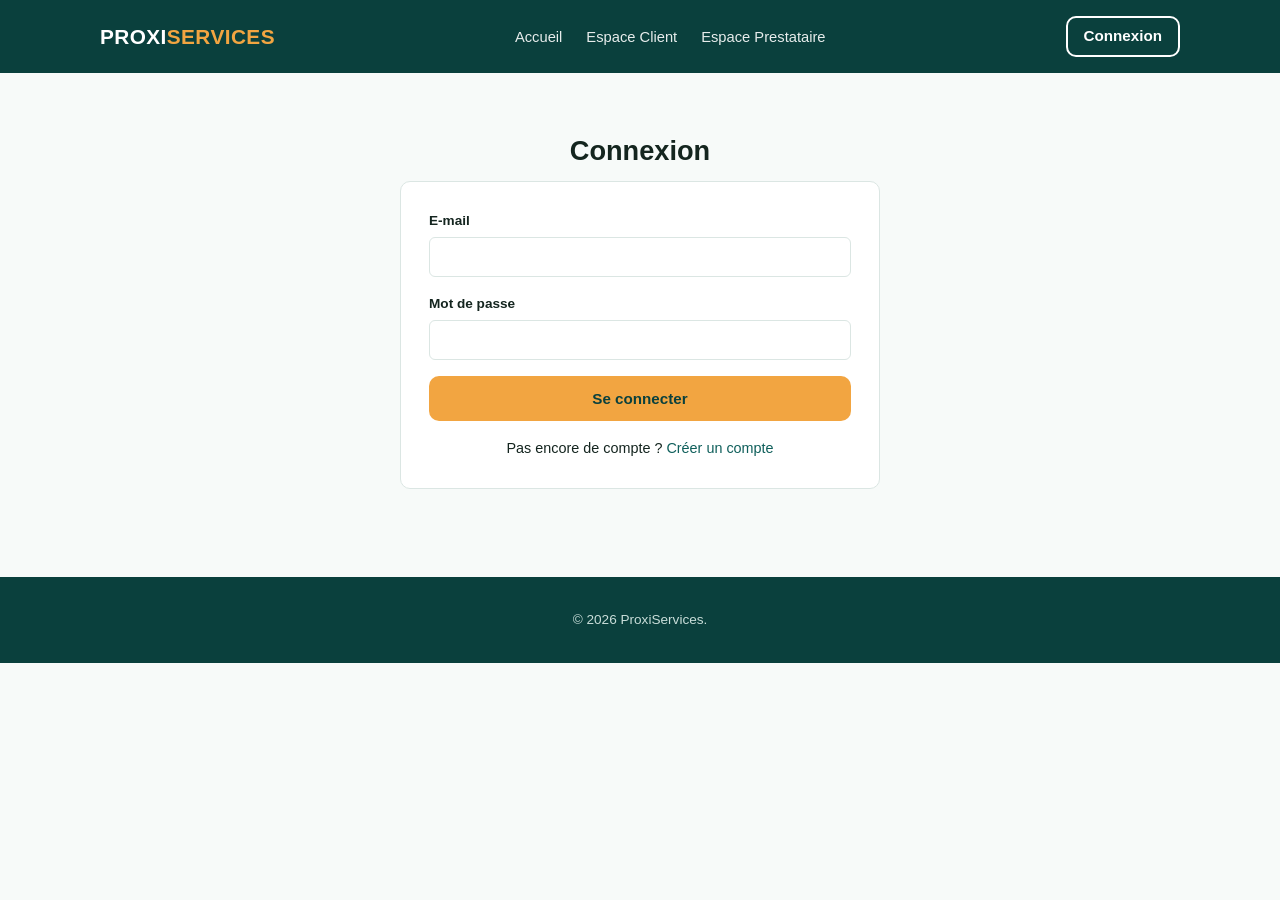
<file: proxiservices/frontend/login.html>
<!DOCTYPE html>
<html lang="fr">
<head>
  <meta charset="UTF-8">
  <meta name="viewport" content="width=device-width, initial-scale=1.0">
  <title>Connexion — ProxiServices</title>
  <link rel="stylesheet" href="style.css">
</head>
<body>

  <header class="topbar">
    <div class="container">
      <a href="index.html" class="logo">PROXI<span>SERVICES</span></a>
      <nav class="main-nav">
        <ul>
          <li><a href="index.html">Accueil</a></li>
          <li><a href="espace-client.html">Espace Client</a></li>
          <li><a href="espace-prestataire.html">Espace Prestataire</a></li>
        </ul>
      </nav>
      <div class="topbar-user" id="ps-user-bar"></div>
    </div>
  </header>

  <section class="section">
    <div class="container">
      <h2 id="ps-form-title" style="text-align:center;">Connexion</h2>
      <div id="ps-alert-zone" style="max-width:480px; margin:0 auto;"></div>

      <form id="ps-login-form" class="auth-form">
        <div class="field">
          <label for="login-email">E-mail</label>
          <input type="email" id="login-email" required>
        </div>
        <div class="field">
          <label for="login-password">Mot de passe</label>
          <input type="password" id="login-password" required minlength="8">
        </div>
        <button type="submit" class="btn btn-primary btn-full">Se connecter</button>
        <p class="form-switch">Pas encore de compte ? <a href="#" id="ps-show-register">Créer un compte</a></p>
      </form>

      <form id="ps-register-form" class="auth-form" style="display:none;">
        <div class="field">
          <label for="reg-name">Nom complet</label>
          <input type="text" id="reg-name" required minlength="2">
        </div>
        <div class="field">
          <label for="reg-email">E-mail</label>
          <input type="email" id="reg-email" required>
        </div>
        <div class="field">
          <label for="reg-phone">Téléphone (optionnel)</label>
          <input type="tel" id="reg-phone">
        </div>
        <div class="field">
          <label for="reg-role">Je suis...</label>
          <select id="reg-role">
            <option value="client">Un client (je cherche un service)</option>
            <option value="provider">Un prestataire (je propose un service)</option>
          </select>
        </div>
        <div class="field">
          <label for="reg-password">Mot de passe (8 caractères minimum)</label>
          <input type="password" id="reg-password" required minlength="8">
        </div>
        <button type="submit" class="btn btn-primary btn-full">Créer mon compte</button>
        <p class="form-switch">Déjà inscrit ? <a href="#" id="ps-show-login">Se connecter</a></p>
      </form>
    </div>
  </section>

  <footer class="site-footer">
    <div class="container">
      <p>&copy; 2026 ProxiServices.</p>
    </div>
  </footer>

  <script src="app.js"></script>
  <script>
    renderUserBar("ps-user-bar");

    const loginForm = document.getElementById("ps-login-form");
    const registerForm = document.getElementById("ps-register-form");
    const title = document.getElementById("ps-form-title");
    const alertZone = document.getElementById("ps-alert-zone");

    function showAlert(message, type = "error") {
      alertZone.innerHTML = `<div class="alert alert-${type}">${message}</div>`;
    }

    document.getElementById("ps-show-register").addEventListener("click", (e) => {
      e.preventDefault();
      loginForm.style.display = "none";
      registerForm.style.display = "block";
      title.textContent = "Créer un compte";
      alertZone.innerHTML = "";
    });

    document.getElementById("ps-show-login").addEventListener("click", (e) => {
      e.preventDefault();
      registerForm.style.display = "none";
      loginForm.style.display = "block";
      title.textContent = "Connexion";
      alertZone.innerHTML = "";
    });

    function redirectAfterLogin(user) {
      window.location.href = user.role === "provider" ? "espace-prestataire.html" : "espace-client.html";
    }

    loginForm.addEventListener("submit", async (e) => {
      e.preventDefault();
      alertZone.innerHTML = "";
      try {
        const tokens = await apiRequest("/api/auth/login", {
          method: "POST",
          body: {
            email: document.getElementById("login-email").value,
            password: document.getElementById("login-password").value,
          },
        });
        Session.save(tokens);
        const user = await apiRequest("/api/users/me", { auth: true });
        Session.save(tokens, user);
        redirectAfterLogin(user);
      } catch (err) {
        showAlert(err.message);
      }
    });

    registerForm.addEventListener("submit", async (e) => {
      e.preventDefault();
      alertZone.innerHTML = "";
      try {
        await apiRequest("/api/auth/register", {
          method: "POST",
          body: {
            full_name: document.getElementById("reg-name").value,
            email: document.getElementById("reg-email").value,
            phone: document.getElementById("reg-phone").value || null,
            role: document.getElementById("reg-role").value,
            password: document.getElementById("reg-password").value,
          },
        });
        showAlert("Compte créé avec succès. Vous pouvez vous connecter.", "success");
        registerForm.style.display = "none";
        loginForm.style.display = "block";
        title.textContent = "Connexion";
      } catch (err) {
        showAlert(err.message);
      }
    });
  </script>
</body>
</html>
</file>
<file: proxiservices/frontend/style.css>
/* ============================================================
   PROXISERVICES — style.css
   Palette bleu/teal "proximité & confiance", 100% CSS natif.
   ============================================================ */

:root {
  --color-primary: #0f5f5b;
  --color-primary-dark: #0a403d;
  --color-accent: #f2a541;
  --color-bg: #f7faf9;
  --color-white: #ffffff;
  --color-text: #14251f;
  --color-grey: #5c6b66;
  --color-grey-light: #dbe6e3;
  --color-danger: #b3261e;
  --color-success: #1e7d4a;

  --font-main: "Segoe UI", Arial, Helvetica, sans-serif;
  --container-width: 1120px;
  --radius: 10px;
}

* { box-sizing: border-box; margin: 0; padding: 0; }

body {
  font-family: var(--font-main);
  background-color: var(--color-bg);
  color: var(--color-text);
  line-height: 1.6;
}

.container { max-width: var(--container-width); margin: 0 auto; padding: 0 1.25rem; }

a { color: var(--color-primary); text-decoration: none; }

header.topbar {
  background: var(--color-primary-dark);
  color: var(--color-white);
  padding: 1rem 0;
}

header.topbar .container { display: flex; align-items: center; justify-content: space-between; flex-wrap: wrap; gap: 1rem; }

.logo { font-weight: 800; font-size: 1.3rem; letter-spacing: 0.02em; color: var(--color-white); }
.logo span { color: var(--color-accent); }

nav.main-nav ul { list-style: none; display: flex; gap: 1.5rem; flex-wrap: wrap; }
nav.main-nav a { color: var(--color-white); font-size: 0.92rem; opacity: 0.9; }
nav.main-nav a:hover, nav.main-nav a.active { opacity: 1; border-bottom: 2px solid var(--color-accent); }

.hero { background: linear-gradient(135deg, var(--color-primary) 0%, var(--color-primary-dark) 100%); color: var(--color-white); padding: 4rem 0; text-align: center; }
.hero h1 { font-size: clamp(1.9rem, 5vw, 3rem); margin-bottom: 0.75rem; }
.hero p { max-width: 620px; margin: 0 auto 1.75rem; color: #dff2ef; font-size: 1.05rem; }
.hero-actions { display: flex; gap: 1rem; justify-content: center; flex-wrap: wrap; }

.btn { display: inline-block; padding: 0.75rem 1.6rem; border-radius: var(--radius); font-weight: 600; font-size: 0.95rem; cursor: pointer; border: 2px solid transparent; transition: 0.2s ease; }
.btn-primary { background: var(--color-accent); color: var(--color-primary-dark); }
.btn-primary:hover { background: #e3952f; }
.btn-outline { background: transparent; border-color: var(--color-white); color: var(--color-white); }
.btn-outline:hover { background: var(--color-white); color: var(--color-primary-dark); }
.btn-full { width: 100%; }

section.section { padding: 3.5rem 0; }
.section h2 { font-size: 1.7rem; margin-bottom: 0.5rem; }
.section .lead { color: var(--color-grey); max-width: 640px; margin-bottom: 2rem; }

.grid-3 { display: grid; grid-template-columns: 1fr; gap: 1.25rem; }
@media (min-width: 700px) { .grid-3 { grid-template-columns: repeat(3, 1fr); } }

.card { background: var(--color-white); border: 1px solid var(--color-grey-light); border-radius: var(--radius); padding: 1.5rem; }
.card h3 { margin-bottom: 0.5rem; font-size: 1.1rem; }
.card p { color: var(--color-grey); font-size: 0.92rem; }
.card .price { color: var(--color-primary); font-weight: 700; margin-top: 0.75rem; display: block; }

.section-alt { background: var(--color-white); border-top: 1px solid var(--color-grey-light); border-bottom: 1px solid var(--color-grey-light); }

form.auth-form, form.mission-form { max-width: 480px; background: var(--color-white); border: 1px solid var(--color-grey-light); border-radius: var(--radius); padding: 1.75rem; margin: 0 auto; }
form.mission-form { max-width: 640px; margin: 0 0 2rem; }

.field { margin-bottom: 1rem; }
.field label { display: block; font-size: 0.85rem; font-weight: 600; margin-bottom: 0.35rem; }
.field input, .field textarea, .field select {
  width: 100%; padding: 0.65rem 0.75rem; border: 1px solid var(--color-grey-light);
  border-radius: 6px; font-size: 0.95rem; font-family: inherit;
}
.field textarea { resize: vertical; min-height: 90px; }

.form-switch { text-align: center; margin-top: 1rem; font-size: 0.9rem; }

.alert { padding: 0.75rem 1rem; border-radius: 6px; font-size: 0.9rem; margin-bottom: 1rem; }
.alert-error { background: #fbe9e7; color: var(--color-danger); border: 1px solid #f3c6c1; }
.alert-success { background: #e7f6ec; color: var(--color-success); border: 1px solid #bfe6cc; }

.mission-list { display: grid; gap: 1rem; }
.mission-card { background: var(--color-white); border: 1px solid var(--color-grey-light); border-radius: var(--radius); padding: 1.25rem; }
.mission-card h4 { margin-bottom: 0.35rem; }
.mission-card .meta { font-size: 0.8rem; color: var(--color-grey); margin-bottom: 0.5rem; }
.badge { display: inline-block; font-size: 0.72rem; text-transform: uppercase; letter-spacing: 0.05em; padding: 0.2rem 0.6rem; border-radius: 999px; background: var(--color-grey-light); color: var(--color-primary-dark); font-weight: 700; }

.quote-form { margin-top: 0.85rem; display: flex; gap: 0.5rem; flex-wrap: wrap; }
.quote-form input { flex: 1; min-width: 140px; padding: 0.55rem 0.7rem; border: 1px solid var(--color-grey-light); border-radius: 6px; }

.topbar-user { font-size: 0.85rem; display: flex; align-items: center; gap: 0.75rem; }
.topbar-user button { background: none; border: 1px solid rgba(255,255,255,0.4); color: var(--color-white); padding: 0.3rem 0.7rem; border-radius: 6px; cursor: pointer; font-size: 0.8rem; }

footer.site-footer { background: var(--color-primary-dark); color: #c9ddd9; padding: 2rem 0; text-align: center; font-size: 0.85rem; margin-top: 2rem; }
footer.site-footer a { color: var(--color-white); }
</file>
<file: style.css>
/* ============================================================
   KICK CLEAN — style.css
   Design "Clean & Professional" — Noir / Blanc / Gris anthracite
   100% CSS natif, aucune dépendance externe, mobile-first.
   ============================================================ */

/* ---------- 1. Variables globales ---------- */
:root {
  --color-black: #0a0a0a;
  --color-anthracite-dark: #1c1c1c;
  --color-anthracite: #2e2e2e;
  --color-grey: #6f6f6f;
  --color-grey-light: #d8d8d8;
  --color-off-white: #f4f4f3;
  --color-white: #ffffff;

  --font-main: Arial, Helvetica, "Helvetica Neue", sans-serif;

  --container-width: 1180px;
  --space-xs: 0.5rem;
  --space-sm: 1rem;
  --space-md: 2rem;
  --space-lg: 4rem;
  --space-xl: 7rem;

  --transition: 0.25s ease;
}

/* ---------- 2. Reset minimal ---------- */
*,
*::before,
*::after {
  box-sizing: border-box;
  margin: 0;
  padding: 0;
}

html {
  scroll-behavior: smooth;
}

body {
  font-family: var(--font-main);
  color: var(--color-anthracite-dark);
  background-color: var(--color-white);
  line-height: 1.6;
  -webkit-font-smoothing: antialiased;
}

img {
  max-width: 100%;
  display: block;
}

a {
  color: inherit;
  text-decoration: none;
}

ul {
  list-style: none;
}

h1, h2, h3, h4 {
  font-weight: 700;
  line-height: 1.2;
  letter-spacing: 0.02em;
}

.container {
  width: 100%;
  max-width: var(--container-width);
  margin: 0 auto;
  padding: 0 var(--space-sm);
}

/* focus visible pour accessibilité clavier */
a:focus-visible,
button:focus-visible,
input:focus-visible {
  outline: 2px solid var(--color-black);
  outline-offset: 3px;
}

/* ---------- 3. En-tête / Navigation ---------- */
.site-header {
  position: sticky;
  top: 0;
  z-index: 100;
  background-color: var(--color-white);
  border-bottom: 1px solid var(--color-grey-light);
}

.header-inner {
  display: flex;
  align-items: center;
  justify-content: space-between;
  padding-top: var(--space-sm);
  padding-bottom: var(--space-sm);
}

.logo {
  font-size: 1.3rem;
  font-weight: 700;
  letter-spacing: 0.12em;
  white-space: nowrap;
}

/* Menu mobile en pur CSS (case à cocher cachée, sans JavaScript) */
.nav-toggle-checkbox {
  display: none;
}

.nav-toggle-label {
  display: flex;
  flex-direction: column;
  justify-content: space-between;
  width: 26px;
  height: 18px;
  cursor: pointer;
  z-index: 110;
}

.nav-toggle-label span {
  display: block;
  height: 2px;
  width: 100%;
  background-color: var(--color-black);
  transition: var(--transition);
}

.main-nav ul {
  display: flex;
  gap: var(--space-md);
}

.main-nav a {
  font-size: 0.85rem;
  text-transform: uppercase;
  letter-spacing: 0.1em;
  padding-bottom: 4px;
  border-bottom: 1px solid transparent;
  transition: border-color var(--transition);
}

.main-nav a:hover,
.main-nav a.active {
  border-bottom-color: var(--color-black);
}

/* ---------- 4. Boutons CTA (texte stylisé, sans icône) ---------- */
.btn {
  display: inline-block;
  font-size: 0.85rem;
  font-weight: 700;
  text-transform: uppercase;
  letter-spacing: 0.15em;
  padding: 0.9rem 2.2rem;
  border: 1px solid var(--color-black);
  transition: background-color var(--transition), color var(--transition);
}

.btn-primary {
  background-color: var(--color-black);
  color: var(--color-white);
}

.btn-primary:hover {
  background-color: var(--color-white);
  color: var(--color-black);
}

.btn-outline {
  background-color: transparent;
  color: var(--color-black);
}

.btn-outline:hover {
  background-color: var(--color-black);
  color: var(--color-white);
}

/* ---------- 5. Titres de section ---------- */
.section {
  padding: var(--space-lg) 0;
}

.section-alt {
  background-color: var(--color-off-white);
}

.section-dark {
  background-color: var(--color-black);
  color: var(--color-white);
}

.eyebrow {
  display: block;
  font-size: 0.78rem;
  text-transform: uppercase;
  letter-spacing: 0.2em;
  color: var(--color-grey);
  margin-bottom: var(--space-xs);
}

.section-dark .eyebrow {
  color: var(--color-grey-light);
}

.section-title {
  font-size: clamp(1.6rem, 4vw, 2.4rem);
  margin-bottom: var(--space-sm);
}

.section-text {
  color: var(--color-grey);
  max-width: 640px;
}

.section-dark .section-text {
  color: var(--color-grey-light);
}

.section-header {
  margin-bottom: var(--space-lg);
}

.section-header.center {
  text-align: center;
  margin-left: auto;
  margin-right: auto;
}

.section-header.center .section-text {
  margin-left: auto;
  margin-right: auto;
}

.divider {
  width: 48px;
  height: 2px;
  background-color: var(--color-black);
  margin: var(--space-sm) 0;
}

.section-header.center .divider {
  margin-left: auto;
  margin-right: auto;
}

/* ---------- 6. Hero (page d'accueil) ---------- */
.hero {
  padding: var(--space-xl) 0 var(--space-lg);
  text-align: center;
  background-color: var(--color-black);
  color: var(--color-white);
}

.hero-eyebrow {
  font-size: 0.8rem;
  text-transform: uppercase;
  letter-spacing: 0.3em;
  color: var(--color-grey-light);
  margin-bottom: var(--space-sm);
}

.hero-title {
  font-size: clamp(2.1rem, 7vw, 4rem);
  text-transform: uppercase;
  margin-bottom: var(--space-sm);
}

.hero-slogan {
  font-size: clamp(1.05rem, 2.5vw, 1.4rem);
  font-style: italic;
  color: var(--color-grey-light);
  max-width: 560px;
  margin: 0 auto var(--space-md);
}

.hero-actions {
  display: flex;
  flex-wrap: wrap;
  gap: var(--space-sm);
  justify-content: center;
}

.hero .btn-outline {
  border-color: var(--color-white);
  color: var(--color-white);
}

.hero .btn-outline:hover {
  background-color: var(--color-white);
  color: var(--color-black);
}

.hero-image-wrap {
  margin-top: var(--space-lg);
  max-width: 900px;
  margin-left: auto;
  margin-right: auto;
  border: 1px solid var(--color-anthracite);
}

.hero-image-wrap img {
  width: 100%;
  height: auto;
  filter: grayscale(15%);
}

/* ---------- 7. Grille de services ---------- */
.services-grid {
  display: grid;
  grid-template-columns: 1fr;
  gap: var(--space-md);
}

.service-card {
  padding: var(--space-md);
  border: 1px solid var(--color-grey-light);
  transition: border-color var(--transition);
}

.service-card:hover {
  border-color: var(--color-black);
}

.service-number {
  font-size: 0.8rem;
  letter-spacing: 0.1em;
  color: var(--color-grey);
  margin-bottom: var(--space-sm);
}

.service-card h3 {
  font-size: 1.3rem;
  margin-bottom: var(--space-xs);
}

.service-card p {
  color: var(--color-grey);
  margin-bottom: var(--space-sm);
}

.service-card img {
  width: 100%;
  height: 220px;
  object-fit: cover;
  margin-bottom: var(--space-sm);
  filter: grayscale(10%);
}

.service-list {
  margin-top: var(--space-sm);
  padding-left: 0;
}

.service-list li {
  font-size: 0.9rem;
  color: var(--color-anthracite);
  padding: 0.35rem 0;
  border-bottom: 1px solid var(--color-grey-light);
}

.service-list li:last-child {
  border-bottom: none;
}

/* ---------- 8. Galerie avant / après ---------- */
.gallery-grid {
  display: grid;
  grid-template-columns: 1fr;
  gap: var(--space-md);
}

.gallery-pair {
  border: 1px solid var(--color-grey-light);
  padding: var(--space-sm);
}

.gallery-pair-images {
  display: grid;
  grid-template-columns: 1fr 1fr;
  gap: 2px;
  background-color: var(--color-grey-light);
}

.gallery-pair-images figure {
  position: relative;
  margin: 0;
  background-color: var(--color-white);
}

.gallery-pair-images img {
  width: 100%;
  height: 240px;
  object-fit: cover;
  filter: grayscale(10%);
}

.gallery-pair-images figcaption {
  position: absolute;
  top: 0;
  left: 0;
  background-color: var(--color-black);
  color: var(--color-white);
  font-size: 0.7rem;
  text-transform: uppercase;
  letter-spacing: 0.1em;
  padding: 0.3rem 0.6rem;
}

.gallery-pair-caption {
  padding-top: var(--space-sm);
  font-size: 0.9rem;
  color: var(--color-grey);
  text-align: center;
}

.gallery-single-grid {
  display: grid;
  grid-template-columns: repeat(2, 1fr);
  gap: var(--space-sm);
  margin-top: var(--space-lg);
}

.gallery-single-grid img {
  width: 100%;
  height: 200px;
  object-fit: cover;
  filter: grayscale(10%);
}

/* ---------- 9. À propos / fondateur ---------- */
.about-grid {
  display: grid;
  grid-template-columns: 1fr;
  gap: var(--space-lg);
  align-items: center;
}

.about-portrait {
  border: 1px solid var(--color-grey-light);
}

.about-portrait img {
  width: 100%;
  height: 420px;
  object-fit: cover;
  filter: grayscale(20%);
}

.about-content h2 {
  font-size: clamp(1.5rem, 4vw, 2.2rem);
  margin-bottom: var(--space-xs);
}

.about-role {
  display: block;
  font-size: 0.85rem;
  text-transform: uppercase;
  letter-spacing: 0.15em;
  color: var(--color-grey);
  margin-bottom: var(--space-sm);
}

.about-content p {
  margin-bottom: var(--space-sm);
  color: var(--color-anthracite);
}

.values-list {
  margin-top: var(--space-md);
  display: grid;
  grid-template-columns: 1fr;
  gap: var(--space-sm);
}

.values-list div {
  border-top: 1px solid var(--color-grey-light);
  padding-top: var(--space-sm);
}

.values-list h4 {
  font-size: 1rem;
  margin-bottom: 0.3rem;
}

.values-list p {
  font-size: 0.9rem;
  color: var(--color-grey);
}

/* ---------- 10. Contact ---------- */
.contact-grid {
  display: grid;
  grid-template-columns: 1fr;
  gap: var(--space-lg);
}

.contact-block {
  border-top: 1px solid var(--color-grey-light);
  padding-top: var(--space-md);
}

.contact-block h3 {
  font-size: 0.85rem;
  text-transform: uppercase;
  letter-spacing: 0.15em;
  color: var(--color-grey);
  margin-bottom: var(--space-sm);
}

.phone-link {
  display: block;
  font-size: 1.6rem;
  font-weight: 700;
  margin-bottom: var(--space-xs);
  transition: color var(--transition);
}

.phone-link:hover {
  color: var(--color-grey);
}

.contact-block address {
  font-style: normal;
  color: var(--color-anthracite);
  line-height: 1.7;
}

.contact-block p {
  color: var(--color-anthracite);
}

.hours-list li {
  display: flex;
  justify-content: space-between;
  font-size: 0.9rem;
  padding: 0.4rem 0;
  border-bottom: 1px solid var(--color-grey-light);
}

.hours-list li span:last-child {
  color: var(--color-grey);
}

/* ---------- 11. Bandeau CTA générique (fin de page) ---------- */
.cta-band {
  text-align: center;
}

.cta-band .section-title {
  margin-bottom: var(--space-sm);
}

/* ---------- 12. Pied de page ---------- */
.site-footer {
  background-color: var(--color-black);
  color: var(--color-grey-light);
  padding: var(--space-lg) 0 var(--space-md);
}

.footer-grid {
  display: grid;
  grid-template-columns: 1fr;
  gap: var(--space-md);
  margin-bottom: var(--space-md);
}

.footer-logo {
  font-size: 1.1rem;
  font-weight: 700;
  letter-spacing: 0.12em;
  color: var(--color-white);
  margin-bottom: var(--space-xs);
}

.footer-tagline {
  font-size: 0.85rem;
  color: var(--color-grey);
}

.footer-col h4 {
  font-size: 0.8rem;
  text-transform: uppercase;
  letter-spacing: 0.12em;
  color: var(--color-white);
  margin-bottom: var(--space-sm);
}

.footer-col ul li {
  margin-bottom: 0.5rem;
  font-size: 0.9rem;
}

.footer-col a:hover {
  color: var(--color-white);
}

.footer-bottom {
  border-top: 1px solid var(--color-anthracite);
  padding-top: var(--space-sm);
  font-size: 0.78rem;
  color: var(--color-grey);
  text-align: center;
}

/* ============================================================
   13. RESPONSIVE — Tablette (>= 600px)
   ============================================================ */
@media (min-width: 600px) {
  .services-grid {
    grid-template-columns: repeat(2, 1fr);
  }

  .about-portrait img {
    height: 360px;
  }

  .values-list {
    grid-template-columns: repeat(2, 1fr);
  }

  .contact-grid {
    grid-template-columns: repeat(2, 1fr);
  }

  .footer-grid {
    grid-template-columns: 1.4fr 1fr 1fr;
  }
}

/* ============================================================
   14. RESPONSIVE — Desktop (>= 768px) : affichage du menu complet
   ============================================================ */
@media (max-width: 767px) {
  .nav-toggle-label {
    display: flex;
  }

  .main-nav {
    position: fixed;
    top: 57px;
    left: 0;
    right: 0;
    background-color: var(--color-white);
    border-bottom: 1px solid var(--color-grey-light);
    max-height: 0;
    overflow: hidden;
    transition: max-height var(--transition);
  }

  .main-nav ul {
    flex-direction: column;
    gap: 0;
  }

  .main-nav ul li {
    border-bottom: 1px solid var(--color-grey-light);
  }

  .main-nav a {
    display: block;
    padding: var(--space-sm) var(--space-sm);
  }

  .nav-toggle-checkbox:checked ~ .main-nav {
    max-height: 320px;
  }
}

@media (min-width: 768px) {
  .nav-toggle-label {
    display: none;
  }

  .main-nav ul {
    gap: var(--space-lg);
  }

  .services-grid {
    grid-template-columns: repeat(3, 1fr);
  }

  .gallery-grid {
    grid-template-columns: repeat(2, 1fr);
  }

  .about-grid {
    grid-template-columns: 0.9fr 1.1fr;
  }

  .about-portrait img {
    height: 480px;
  }

  .contact-grid {
    grid-template-columns: repeat(3, 1fr);
  }
}

/* ============================================================
   15. RESPONSIVE — Grand écran (>= 1024px)
   ============================================================ */
@media (min-width: 1024px) {
  .hero {
    padding: 9rem 0 var(--space-xl);
  }

  .gallery-single-grid {
    grid-template-columns: repeat(4, 1fr);
  }
}
</file>
